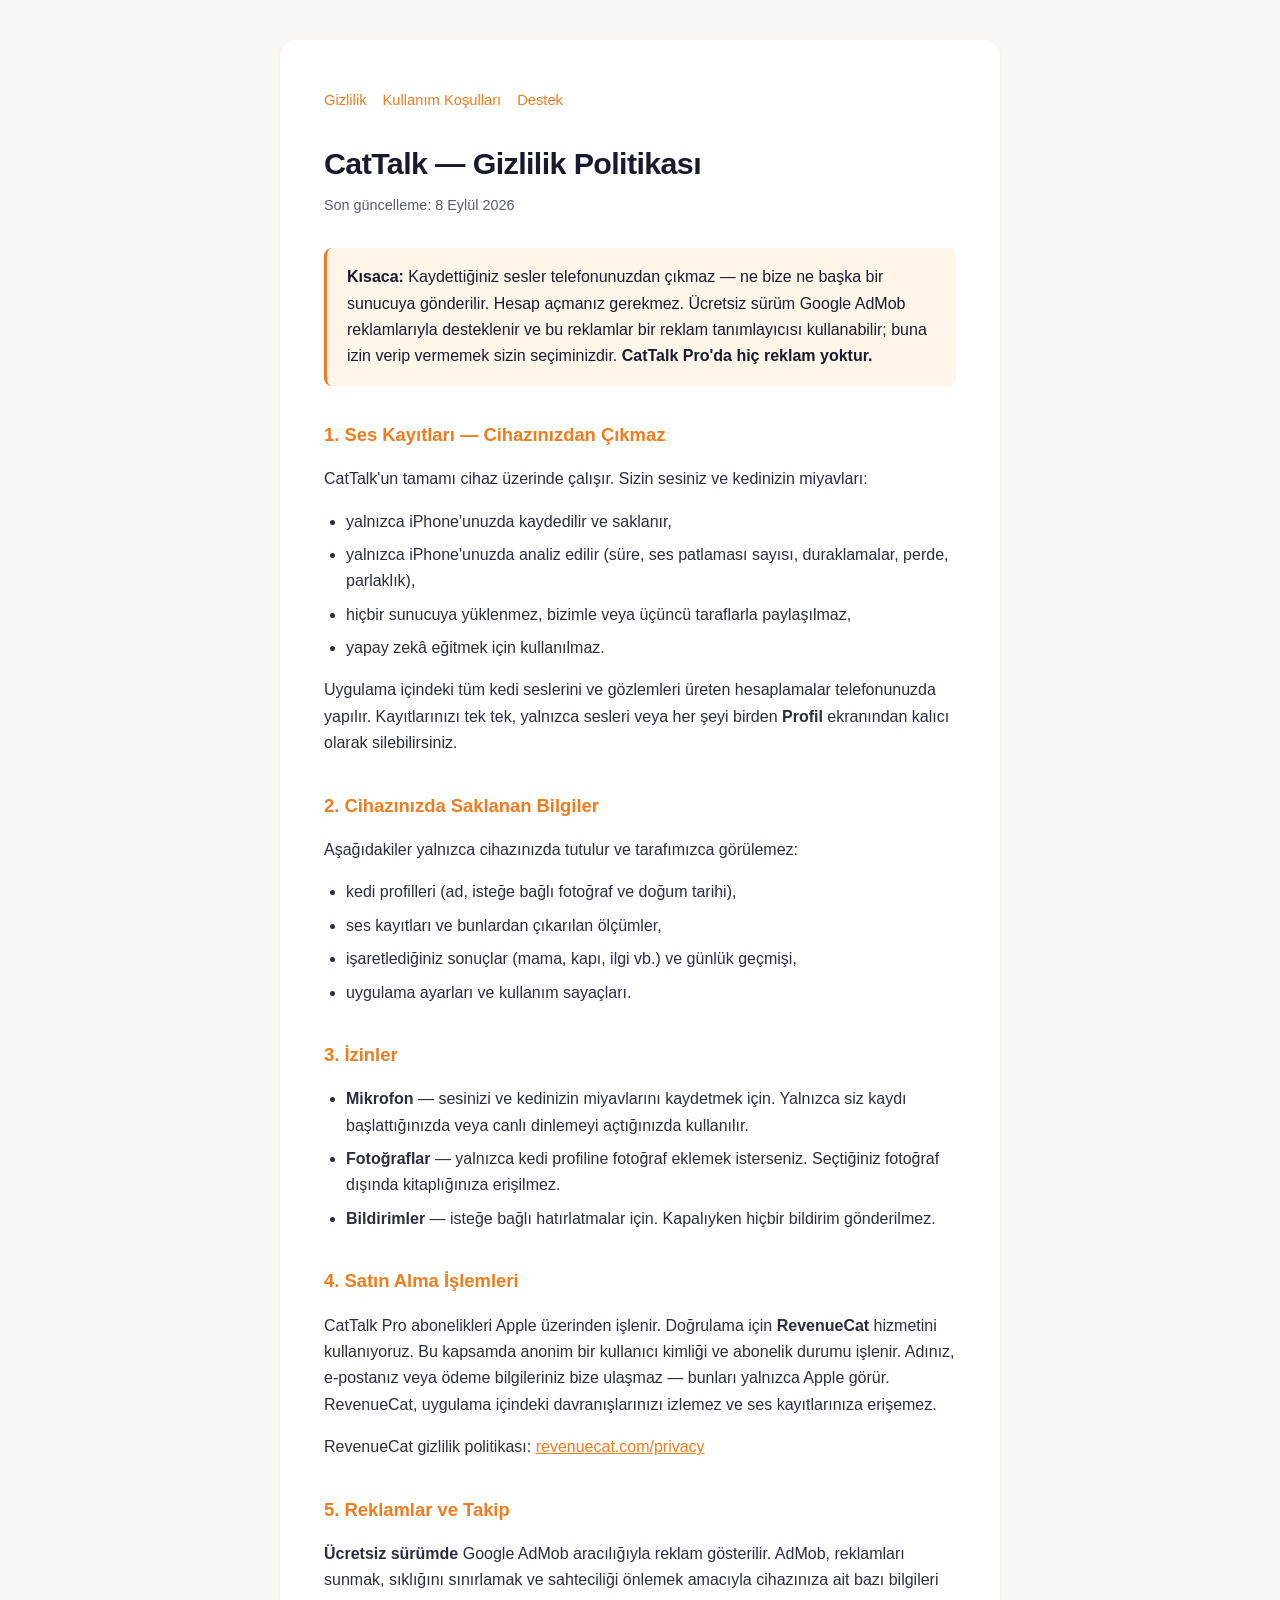
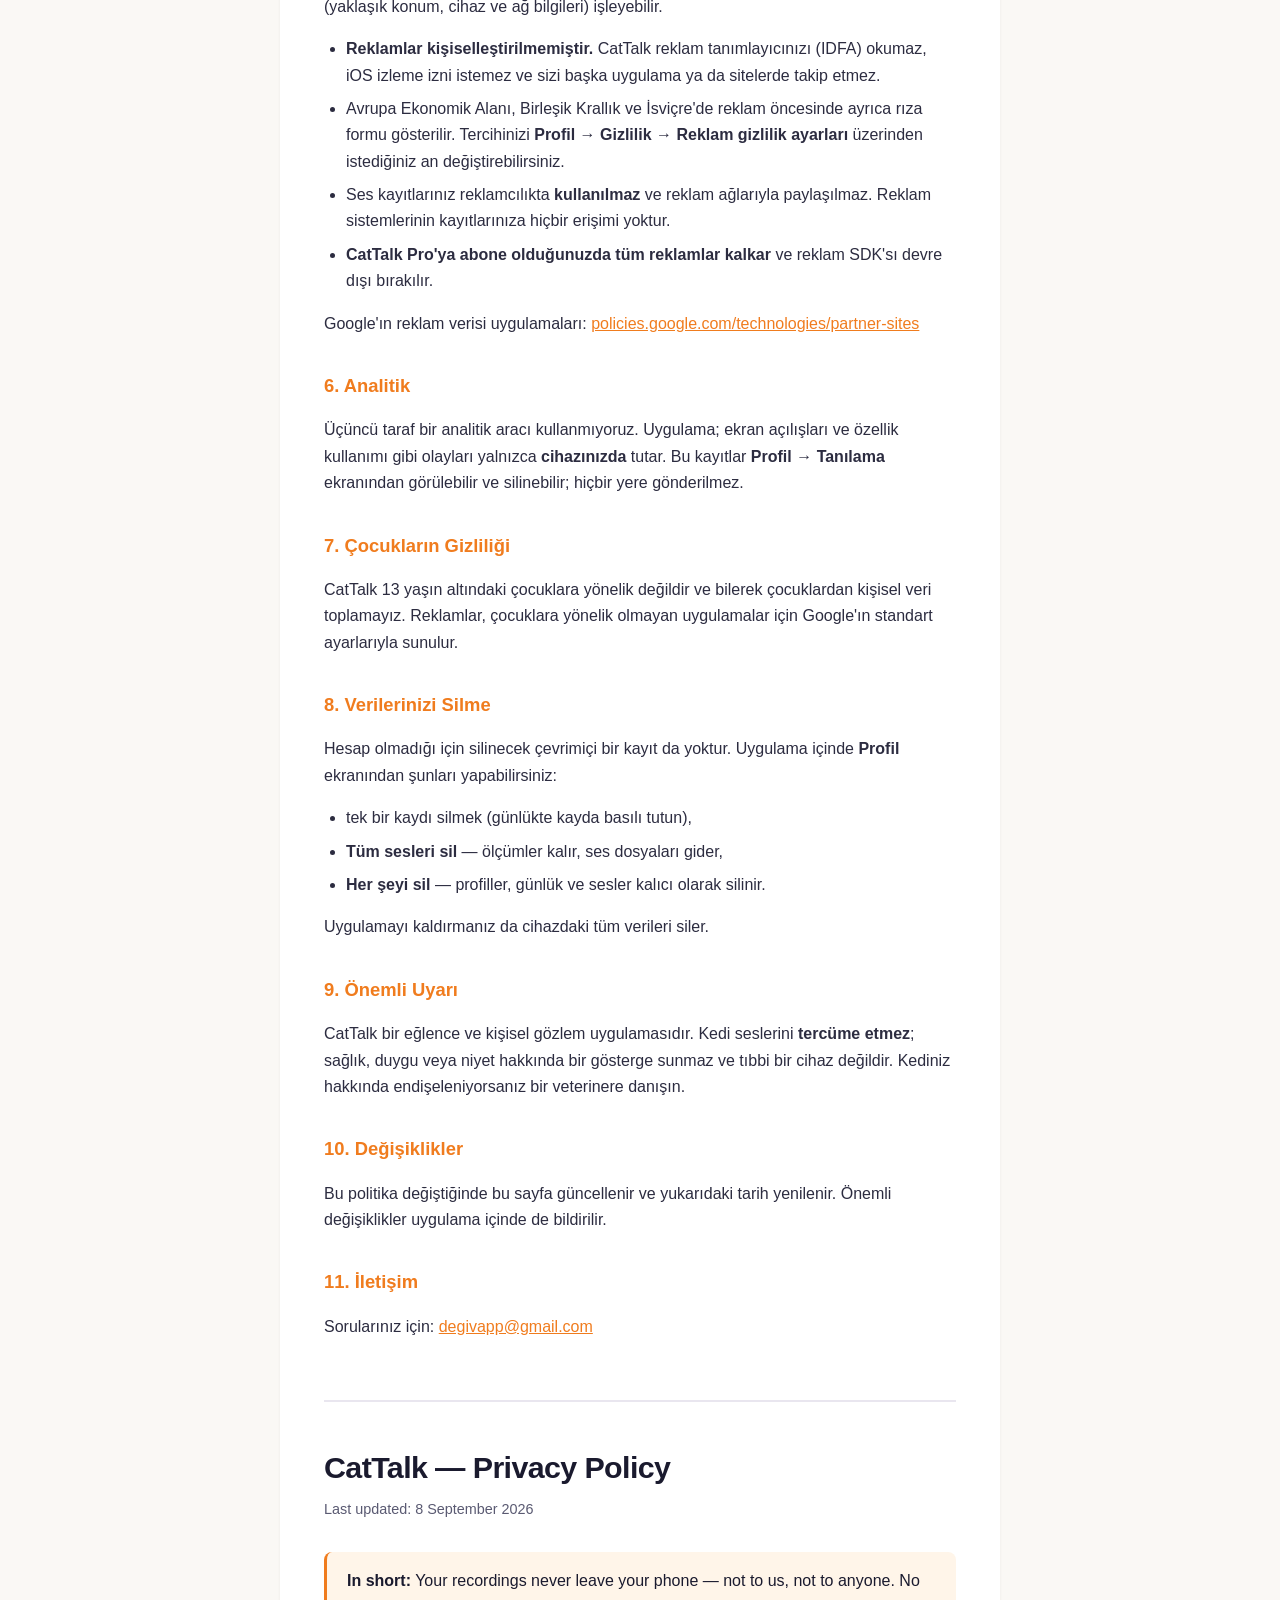
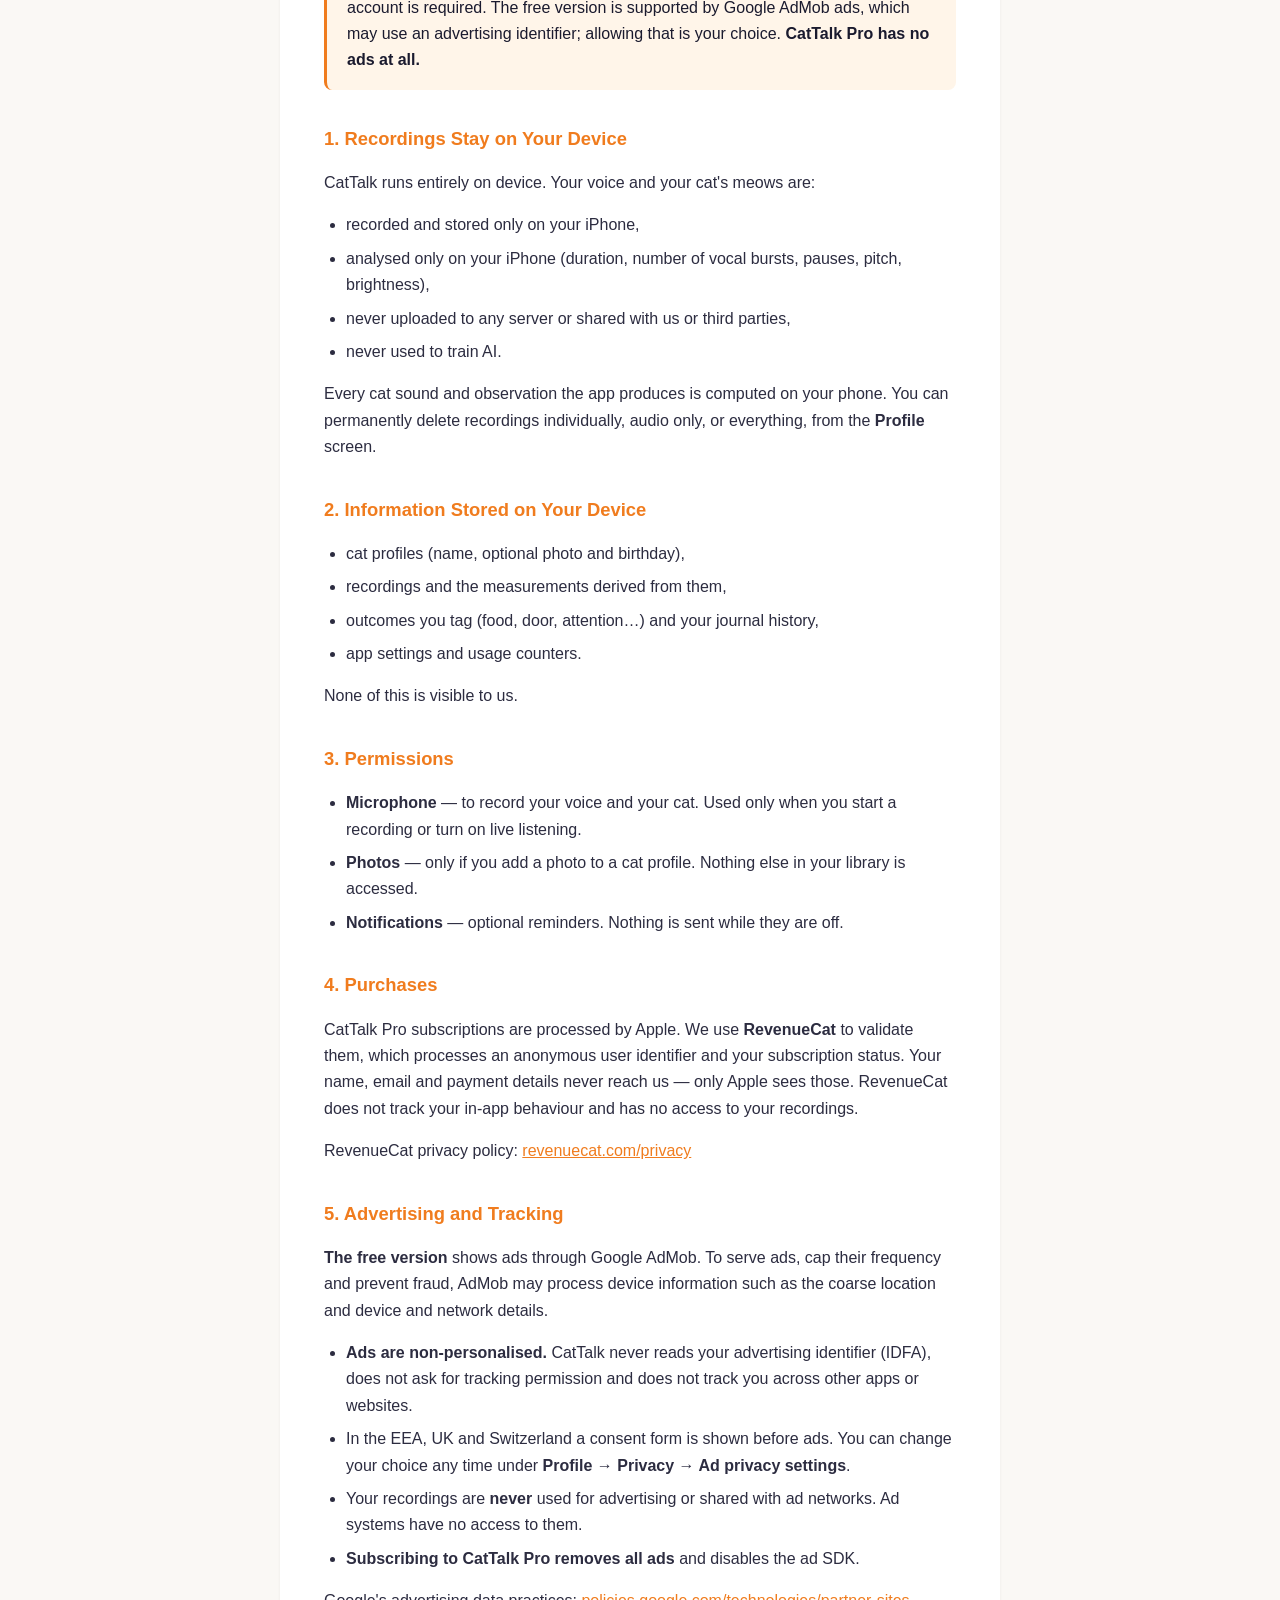
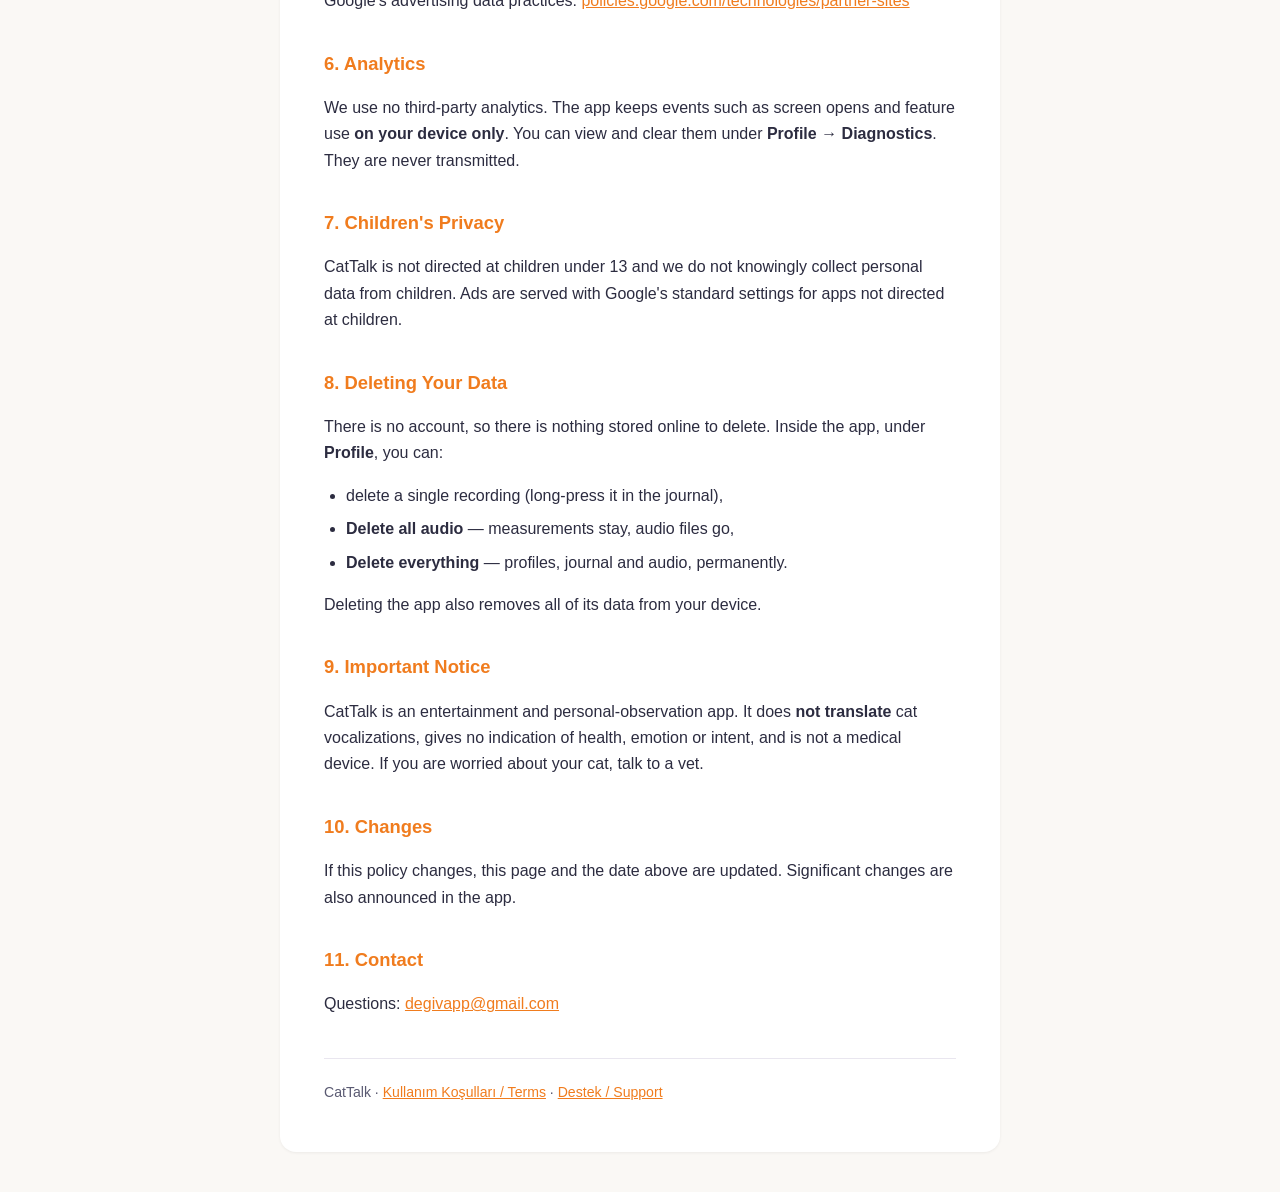
<file: index.html>
<!DOCTYPE html>
<html lang="tr">
<head>
<meta charset="UTF-8">
<meta name="viewport" content="width=device-width, initial-scale=1">
<title>CatTalk — Gizlilik Politikası / Privacy Policy</title>
<link rel="stylesheet" href="style.css">
</head>
<body>
<div class="wrap">
<nav><a href="index.html">Gizlilik</a><a href="terms.html">Kullanım Koşulları</a><a href="support.html">Destek</a></nav>

<h1>CatTalk — Gizlilik Politikası</h1>
<div class="date">Son güncelleme: 8 Eylül 2026</div>

<div class="box">
  <strong>Kısaca:</strong> Kaydettiğiniz sesler telefonunuzdan çıkmaz — ne bize ne başka
  bir sunucuya gönderilir. Hesap açmanız gerekmez. Ücretsiz sürüm Google AdMob
  reklamlarıyla desteklenir ve bu reklamlar bir reklam tanımlayıcısı kullanabilir;
  buna izin verip vermemek sizin seçiminizdir. <strong>CatTalk Pro'da hiç reklam yoktur.</strong>
</div>

<h2>1. Ses Kayıtları — Cihazınızdan Çıkmaz</h2>
<p>CatTalk'un tamamı cihaz üzerinde çalışır. Sizin sesiniz ve kedinizin miyavları:</p>
<ul>
  <li>yalnızca iPhone'unuzda kaydedilir ve saklanır,</li>
  <li>yalnızca iPhone'unuzda analiz edilir (süre, ses patlaması sayısı, duraklamalar, perde, parlaklık),</li>
  <li>hiçbir sunucuya yüklenmez, bizimle veya üçüncü taraflarla paylaşılmaz,</li>
  <li>yapay zekâ eğitmek için kullanılmaz.</li>
</ul>
<p>Uygulama içindeki tüm kedi seslerini ve gözlemleri üreten hesaplamalar telefonunuzda
yapılır. Kayıtlarınızı tek tek, yalnızca sesleri veya her şeyi birden
<strong>Profil</strong> ekranından kalıcı olarak silebilirsiniz.</p>

<h2>2. Cihazınızda Saklanan Bilgiler</h2>
<p>Aşağıdakiler yalnızca cihazınızda tutulur ve tarafımızca görülemez:</p>
<ul>
  <li>kedi profilleri (ad, isteğe bağlı fotoğraf ve doğum tarihi),</li>
  <li>ses kayıtları ve bunlardan çıkarılan ölçümler,</li>
  <li>işaretlediğiniz sonuçlar (mama, kapı, ilgi vb.) ve günlük geçmişi,</li>
  <li>uygulama ayarları ve kullanım sayaçları.</li>
</ul>

<h2>3. İzinler</h2>
<ul>
  <li><strong>Mikrofon</strong> — sesinizi ve kedinizin miyavlarını kaydetmek için. Yalnızca siz kaydı başlattığınızda veya canlı dinlemeyi açtığınızda kullanılır.</li>
  <li><strong>Fotoğraflar</strong> — yalnızca kedi profiline fotoğraf eklemek isterseniz. Seçtiğiniz fotoğraf dışında kitaplığınıza erişilmez.</li>
  <li><strong>Bildirimler</strong> — isteğe bağlı hatırlatmalar için. Kapalıyken hiçbir bildirim gönderilmez.</li>
</ul>

<h2>4. Satın Alma İşlemleri</h2>
<p>CatTalk Pro abonelikleri Apple üzerinden işlenir. Doğrulama için
<strong>RevenueCat</strong> hizmetini kullanıyoruz. Bu kapsamda anonim bir kullanıcı
kimliği ve abonelik durumu işlenir. Adınız, e-postanız veya ödeme bilgileriniz bize
ulaşmaz — bunları yalnızca Apple görür. RevenueCat, uygulama içindeki davranışlarınızı
izlemez ve ses kayıtlarınıza erişemez.</p>
<p>RevenueCat gizlilik politikası: <a href="https://www.revenuecat.com/privacy" target="_blank" rel="noopener">revenuecat.com/privacy</a></p>

<h2>5. Reklamlar ve Takip</h2>
<p><strong>Ücretsiz sürümde</strong> Google AdMob aracılığıyla reklam gösterilir. AdMob,
reklamları sunmak, sıklığını sınırlamak ve sahteciliği önlemek amacıyla cihazınıza ait
bazı bilgileri (yaklaşık konum, cihaz ve ağ bilgileri) işleyebilir.</p>
<ul>
  <li><strong>Reklamlar kişiselleştirilmemiştir.</strong> CatTalk reklam tanımlayıcınızı (IDFA)
      okumaz, iOS izleme izni istemez ve sizi başka uygulama ya da sitelerde takip etmez.</li>
  <li>Avrupa Ekonomik Alanı, Birleşik Krallık ve İsviçre'de reklam öncesinde ayrıca
      rıza formu gösterilir. Tercihinizi <strong>Profil → Gizlilik → Reklam gizlilik
      ayarları</strong> üzerinden istediğiniz an değiştirebilirsiniz.</li>
  <li>Ses kayıtlarınız reklamcılıkta <strong>kullanılmaz</strong> ve reklam ağlarıyla
      paylaşılmaz. Reklam sistemlerinin kayıtlarınıza hiçbir erişimi yoktur.</li>
  <li><strong>CatTalk Pro'ya abone olduğunuzda tüm reklamlar kalkar</strong> ve reklam
      SDK'sı devre dışı bırakılır.</li>
</ul>
<p>Google'ın reklam verisi uygulamaları:
<a href="https://policies.google.com/technologies/partner-sites" target="_blank" rel="noopener">policies.google.com/technologies/partner-sites</a></p>

<h2>6. Analitik</h2>
<p>Üçüncü taraf bir analitik aracı kullanmıyoruz. Uygulama; ekran açılışları ve özellik
kullanımı gibi olayları yalnızca <strong>cihazınızda</strong> tutar. Bu kayıtlar
<strong>Profil → Tanılama</strong> ekranından görülebilir ve silinebilir; hiçbir yere
gönderilmez.</p>

<h2>7. Çocukların Gizliliği</h2>
<p>CatTalk 13 yaşın altındaki çocuklara yönelik değildir ve bilerek çocuklardan kişisel
veri toplamayız. Reklamlar, çocuklara yönelik olmayan uygulamalar için Google'ın
standart ayarlarıyla sunulur.</p>

<h2>8. Verilerinizi Silme</h2>
<p>Hesap olmadığı için silinecek çevrimiçi bir kayıt da yoktur. Uygulama içinde
<strong>Profil</strong> ekranından şunları yapabilirsiniz:</p>
<ul>
  <li>tek bir kaydı silmek (günlükte kayda basılı tutun),</li>
  <li><strong>Tüm sesleri sil</strong> — ölçümler kalır, ses dosyaları gider,</li>
  <li><strong>Her şeyi sil</strong> — profiller, günlük ve sesler kalıcı olarak silinir.</li>
</ul>
<p>Uygulamayı kaldırmanız da cihazdaki tüm verileri siler.</p>

<h2>9. Önemli Uyarı</h2>
<p>CatTalk bir eğlence ve kişisel gözlem uygulamasıdır. Kedi seslerini
<strong>tercüme etmez</strong>; sağlık, duygu veya niyet hakkında bir gösterge sunmaz ve
tıbbi bir cihaz değildir. Kediniz hakkında endişeleniyorsanız bir veterinere danışın.</p>

<h2>10. Değişiklikler</h2>
<p>Bu politika değiştiğinde bu sayfa güncellenir ve yukarıdaki tarih yenilenir. Önemli
değişiklikler uygulama içinde de bildirilir.</p>

<h2>11. İletişim</h2>
<p>Sorularınız için: <a href="mailto:degivapp@gmail.com">degivapp@gmail.com</a></p>

<!-- ============================= ENGLISH ============================= -->
<div class="en" lang="en">
<h1>CatTalk — Privacy Policy</h1>
<div class="date">Last updated: 8 September 2026</div>

<div class="box">
  <strong>In short:</strong> Your recordings never leave your phone — not to us, not to
  anyone. No account is required. The free version is supported by Google AdMob ads,
  which may use an advertising identifier; allowing that is your choice.
  <strong>CatTalk Pro has no ads at all.</strong>
</div>

<h2>1. Recordings Stay on Your Device</h2>
<p>CatTalk runs entirely on device. Your voice and your cat's meows are:</p>
<ul>
  <li>recorded and stored only on your iPhone,</li>
  <li>analysed only on your iPhone (duration, number of vocal bursts, pauses, pitch, brightness),</li>
  <li>never uploaded to any server or shared with us or third parties,</li>
  <li>never used to train AI.</li>
</ul>
<p>Every cat sound and observation the app produces is computed on your phone. You can
permanently delete recordings individually, audio only, or everything, from the
<strong>Profile</strong> screen.</p>

<h2>2. Information Stored on Your Device</h2>
<ul>
  <li>cat profiles (name, optional photo and birthday),</li>
  <li>recordings and the measurements derived from them,</li>
  <li>outcomes you tag (food, door, attention…) and your journal history,</li>
  <li>app settings and usage counters.</li>
</ul>
<p>None of this is visible to us.</p>

<h2>3. Permissions</h2>
<ul>
  <li><strong>Microphone</strong> — to record your voice and your cat. Used only when you start a recording or turn on live listening.</li>
  <li><strong>Photos</strong> — only if you add a photo to a cat profile. Nothing else in your library is accessed.</li>
  <li><strong>Notifications</strong> — optional reminders. Nothing is sent while they are off.</li>
</ul>

<h2>4. Purchases</h2>
<p>CatTalk Pro subscriptions are processed by Apple. We use <strong>RevenueCat</strong>
to validate them, which processes an anonymous user identifier and your subscription
status. Your name, email and payment details never reach us — only Apple sees those.
RevenueCat does not track your in-app behaviour and has no access to your recordings.</p>
<p>RevenueCat privacy policy: <a href="https://www.revenuecat.com/privacy" target="_blank" rel="noopener">revenuecat.com/privacy</a></p>

<h2>5. Advertising and Tracking</h2>
<p><strong>The free version</strong> shows ads through Google AdMob. To serve ads, cap
their frequency and prevent fraud, AdMob may process device information such as the
coarse location and device and network details.</p>
<ul>
  <li><strong>Ads are non-personalised.</strong> CatTalk never reads your advertising identifier
      (IDFA), does not ask for tracking permission and does not track you across other apps or websites.</li>
  <li>In the EEA, UK and Switzerland a consent form is shown before ads. You can change
      your choice any time under <strong>Profile → Privacy → Ad privacy settings</strong>.</li>
  <li>Your recordings are <strong>never</strong> used for advertising or shared with ad
      networks. Ad systems have no access to them.</li>
  <li><strong>Subscribing to CatTalk Pro removes all ads</strong> and disables the ad SDK.</li>
</ul>
<p>Google's advertising data practices:
<a href="https://policies.google.com/technologies/partner-sites" target="_blank" rel="noopener">policies.google.com/technologies/partner-sites</a></p>

<h2>6. Analytics</h2>
<p>We use no third-party analytics. The app keeps events such as screen opens and feature
use <strong>on your device only</strong>. You can view and clear them under
<strong>Profile → Diagnostics</strong>. They are never transmitted.</p>

<h2>7. Children's Privacy</h2>
<p>CatTalk is not directed at children under 13 and we do not knowingly collect personal
data from children. Ads are served with Google's standard settings for apps not directed
at children.</p>

<h2>8. Deleting Your Data</h2>
<p>There is no account, so there is nothing stored online to delete. Inside the app,
under <strong>Profile</strong>, you can:</p>
<ul>
  <li>delete a single recording (long-press it in the journal),</li>
  <li><strong>Delete all audio</strong> — measurements stay, audio files go,</li>
  <li><strong>Delete everything</strong> — profiles, journal and audio, permanently.</li>
</ul>
<p>Deleting the app also removes all of its data from your device.</p>

<h2>9. Important Notice</h2>
<p>CatTalk is an entertainment and personal-observation app. It does <strong>not
translate</strong> cat vocalizations, gives no indication of health, emotion or intent,
and is not a medical device. If you are worried about your cat, talk to a vet.</p>

<h2>10. Changes</h2>
<p>If this policy changes, this page and the date above are updated. Significant changes
are also announced in the app.</p>

<h2>11. Contact</h2>
<p>Questions: <a href="mailto:degivapp@gmail.com">degivapp@gmail.com</a></p>
</div>

<footer>CatTalk · <a href="terms.html">Kullanım Koşulları / Terms</a> · <a href="support.html">Destek / Support</a></footer>
</div>
</body>
</html>
</file>
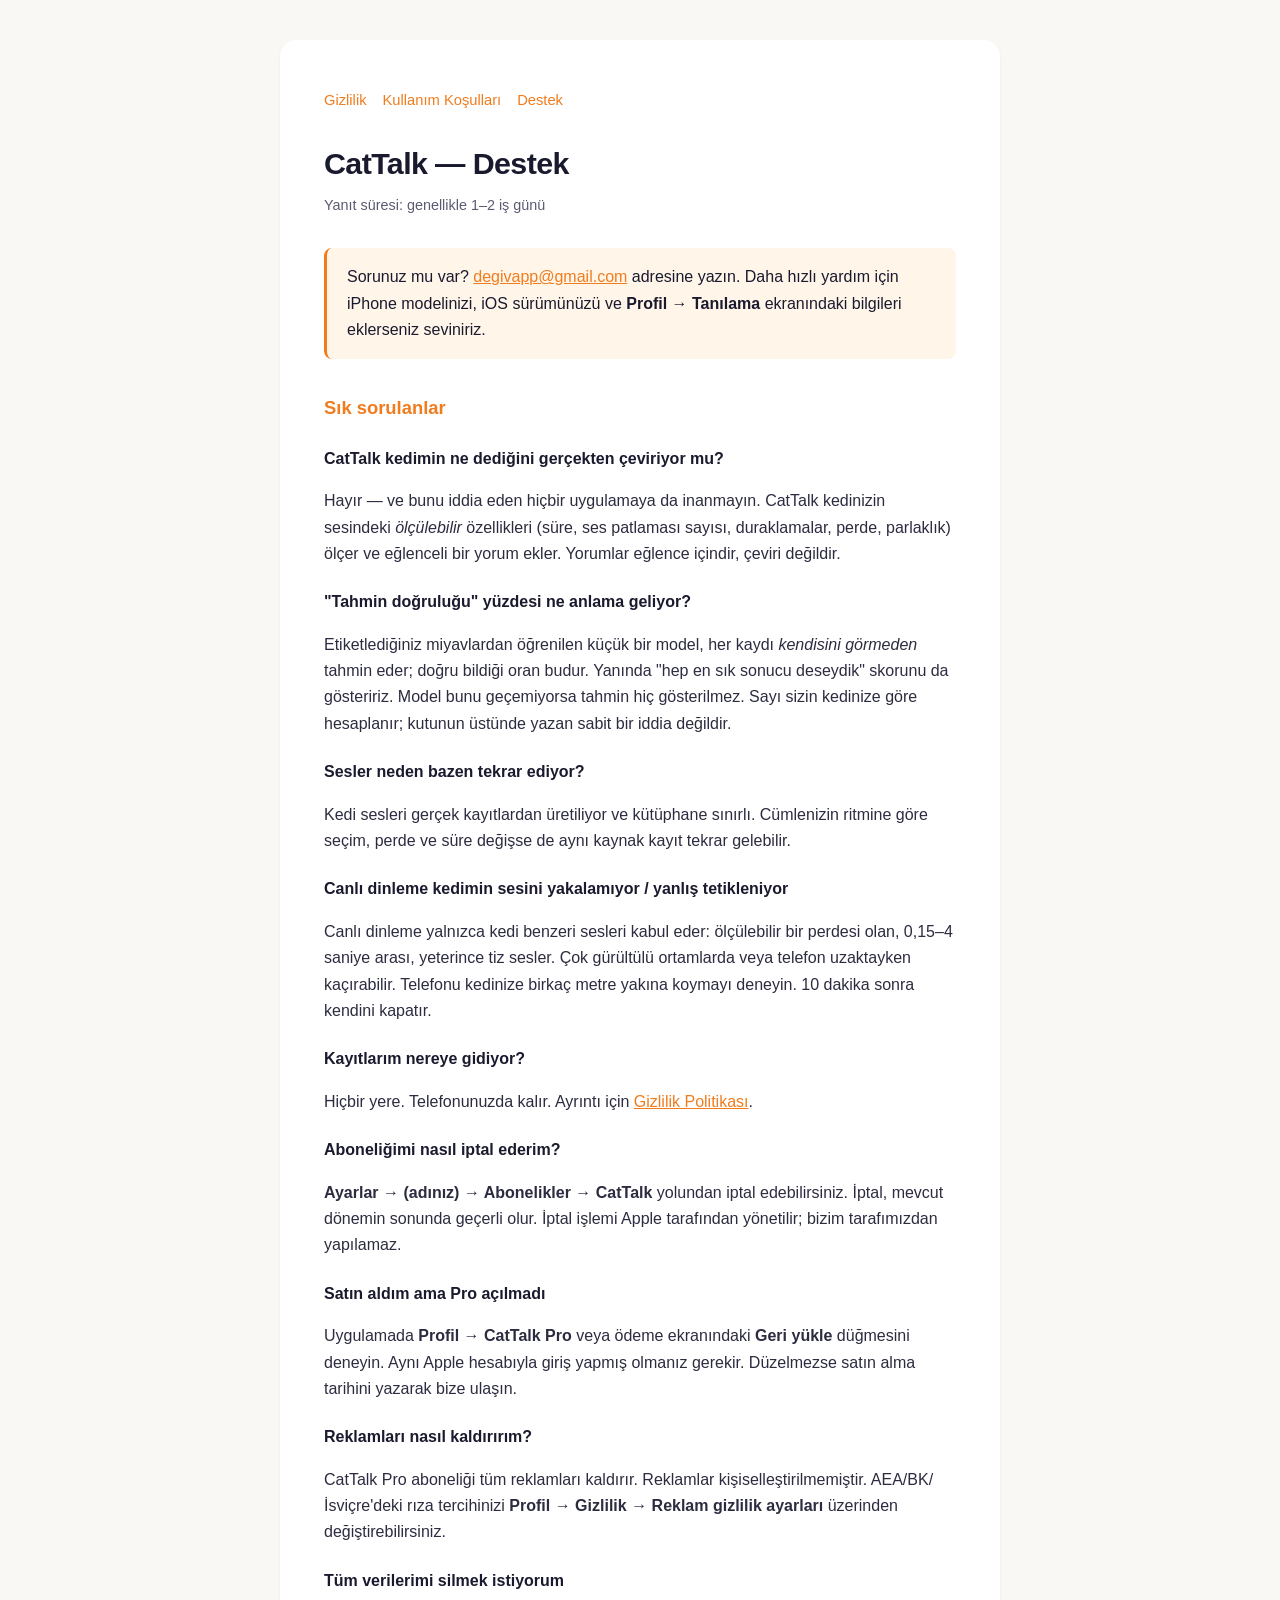
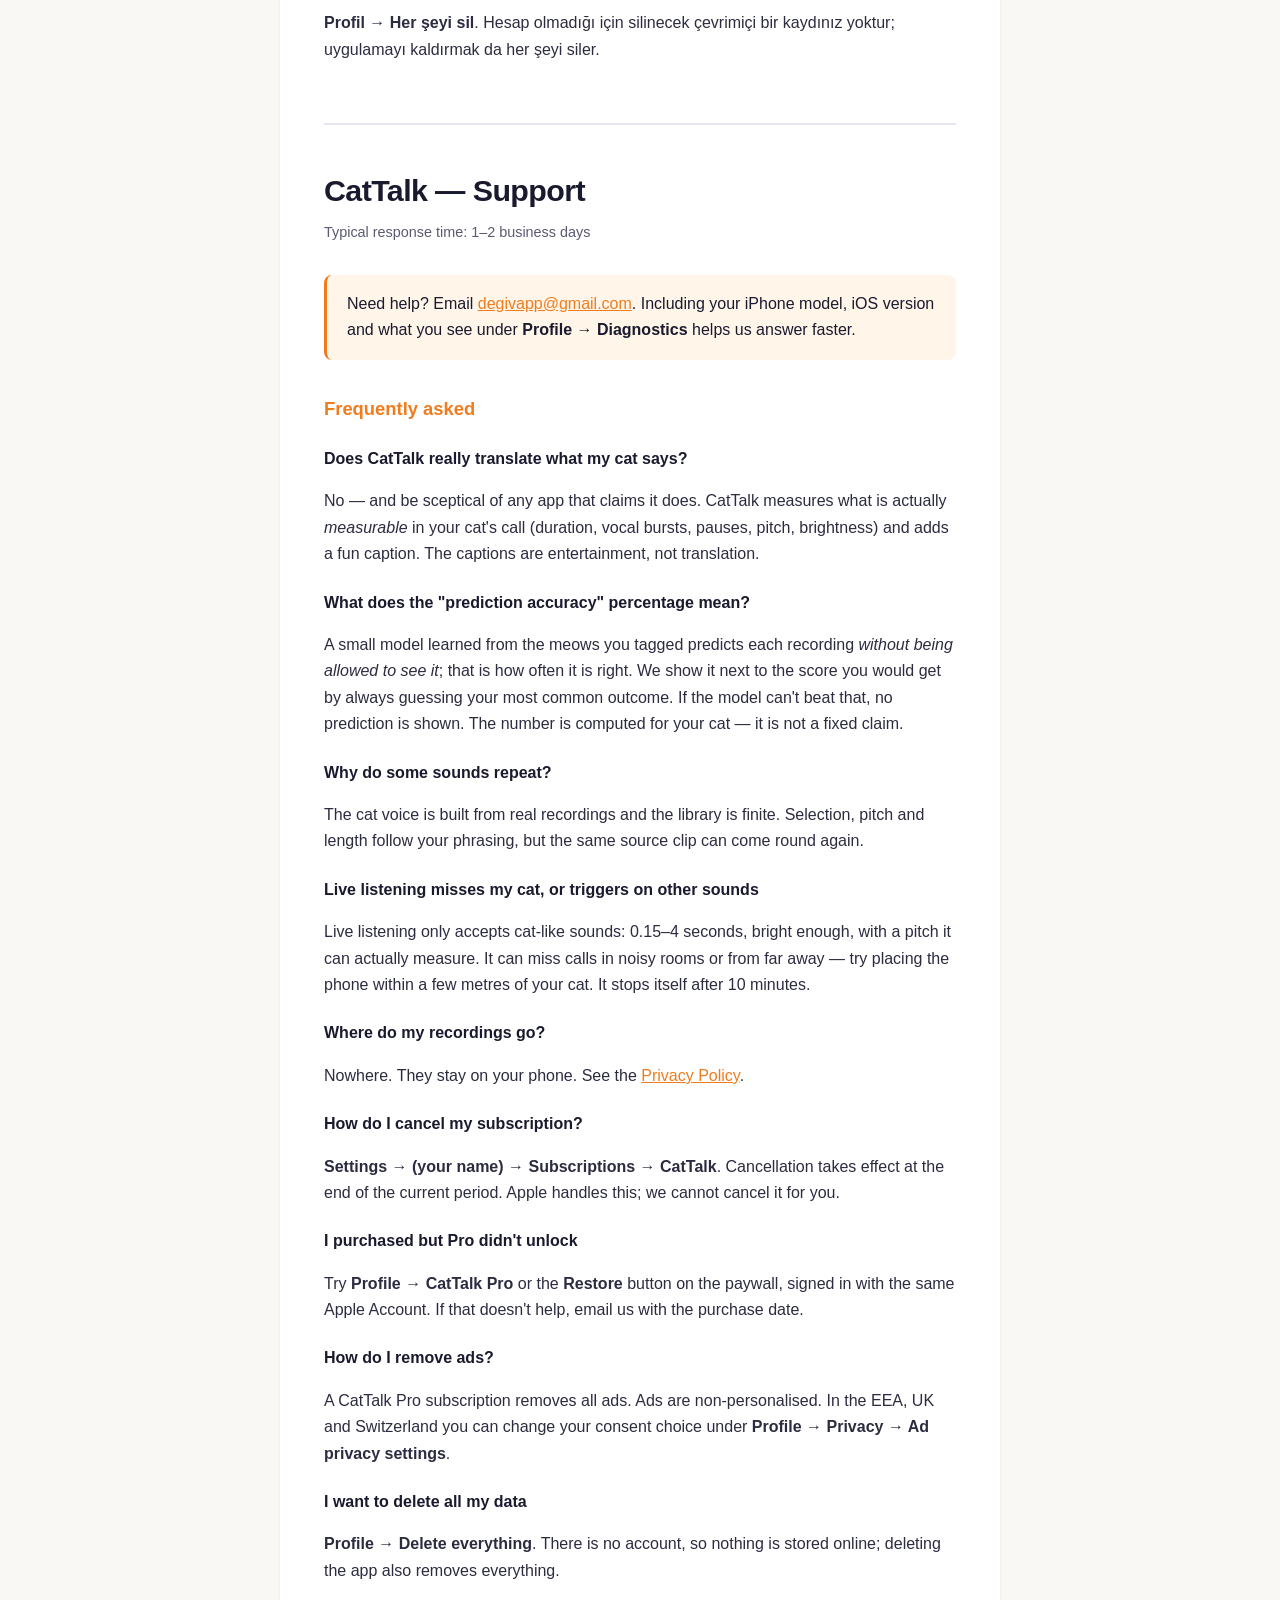
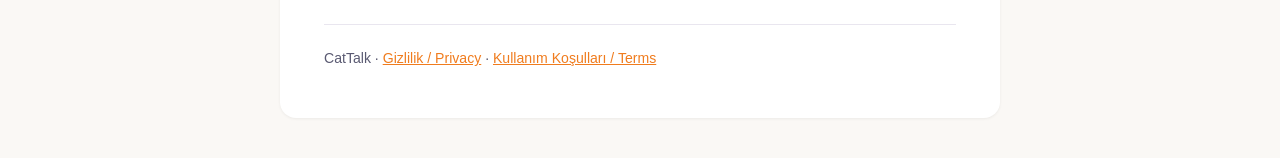
<file: support.html>
<!DOCTYPE html>
<html lang="tr">
<head>
<meta charset="UTF-8">
<meta name="viewport" content="width=device-width, initial-scale=1">
<title>CatTalk — Destek / Support</title>
<link rel="stylesheet" href="style.css">
</head>
<body>
<div class="wrap">
<nav><a href="index.html">Gizlilik</a><a href="terms.html">Kullanım Koşulları</a><a href="support.html">Destek</a></nav>

<h1>CatTalk — Destek</h1>
<div class="date">Yanıt süresi: genellikle 1–2 iş günü</div>

<div class="box">
  Sorunuz mu var? <a href="mailto:degivapp@gmail.com?subject=CatTalk%20Destek">degivapp@gmail.com</a>
  adresine yazın. Daha hızlı yardım için iPhone modelinizi, iOS sürümünüzü ve
  <strong>Profil → Tanılama</strong> ekranındaki bilgileri eklerseniz seviniriz.
</div>

<h2>Sık sorulanlar</h2>

<h3>CatTalk kedimin ne dediğini gerçekten çeviriyor mu?</h3>
<p>Hayır — ve bunu iddia eden hiçbir uygulamaya da inanmayın. CatTalk kedinizin sesindeki
<em>ölçülebilir</em> özellikleri (süre, ses patlaması sayısı, duraklamalar, perde,
parlaklık) ölçer ve eğlenceli bir yorum ekler. Yorumlar eğlence içindir, çeviri değildir.</p>

<h3>"Tahmin doğruluğu" yüzdesi ne anlama geliyor?</h3>
<p>Etiketlediğiniz miyavlardan öğrenilen küçük bir model, her kaydı <em>kendisini
görmeden</em> tahmin eder; doğru bildiği oran budur. Yanında "hep en sık sonucu deseydik"
skorunu da gösteririz. Model bunu geçemiyorsa tahmin hiç gösterilmez. Sayı sizin
kedinize göre hesaplanır; kutunun üstünde yazan sabit bir iddia değildir.</p>

<h3>Sesler neden bazen tekrar ediyor?</h3>
<p>Kedi sesleri gerçek kayıtlardan üretiliyor ve kütüphane sınırlı. Cümlenizin ritmine göre
seçim, perde ve süre değişse de aynı kaynak kayıt tekrar gelebilir.</p>

<h3>Canlı dinleme kedimin sesini yakalamıyor / yanlış tetikleniyor</h3>
<p>Canlı dinleme yalnızca kedi benzeri sesleri kabul eder: ölçülebilir bir perdesi olan,
0,15–4 saniye arası, yeterince tiz sesler. Çok gürültülü ortamlarda veya telefon uzaktayken
kaçırabilir. Telefonu kedinize birkaç metre yakına koymayı deneyin. 10 dakika sonra
kendini kapatır.</p>

<h3>Kayıtlarım nereye gidiyor?</h3>
<p>Hiçbir yere. Telefonunuzda kalır. Ayrıntı için
<a href="index.html">Gizlilik Politikası</a>.</p>

<h3>Aboneliğimi nasıl iptal ederim?</h3>
<p><strong>Ayarlar → (adınız) → Abonelikler → CatTalk</strong> yolundan iptal edebilirsiniz.
İptal, mevcut dönemin sonunda geçerli olur. İptal işlemi Apple tarafından yönetilir; bizim
tarafımızdan yapılamaz.</p>

<h3>Satın aldım ama Pro açılmadı</h3>
<p>Uygulamada <strong>Profil → CatTalk Pro</strong> veya ödeme ekranındaki
<strong>Geri yükle</strong> düğmesini deneyin. Aynı Apple hesabıyla giriş yapmış olmanız
gerekir. Düzelmezse satın alma tarihini yazarak bize ulaşın.</p>

<h3>Reklamları nasıl kaldırırım?</h3>
<p>CatTalk Pro aboneliği tüm reklamları kaldırır. Reklamlar kişiselleştirilmemiştir. AEA/BK/İsviçre'deki rıza tercihinizi
<strong>Profil → Gizlilik → Reklam gizlilik ayarları</strong> üzerinden değiştirebilirsiniz.</p>

<h3>Tüm verilerimi silmek istiyorum</h3>
<p><strong>Profil → Her şeyi sil</strong>. Hesap olmadığı için silinecek çevrimiçi bir
kaydınız yoktur; uygulamayı kaldırmak da her şeyi siler.</p>

<!-- ============================= ENGLISH ============================= -->
<div class="en" lang="en">
<h1>CatTalk — Support</h1>
<div class="date">Typical response time: 1–2 business days</div>

<div class="box">
  Need help? Email <a href="mailto:degivapp@gmail.com?subject=CatTalk%20Support">degivapp@gmail.com</a>.
  Including your iPhone model, iOS version and what you see under
  <strong>Profile → Diagnostics</strong> helps us answer faster.
</div>

<h2>Frequently asked</h2>

<h3>Does CatTalk really translate what my cat says?</h3>
<p>No — and be sceptical of any app that claims it does. CatTalk measures what is actually
<em>measurable</em> in your cat's call (duration, vocal bursts, pauses, pitch, brightness)
and adds a fun caption. The captions are entertainment, not translation.</p>

<h3>What does the "prediction accuracy" percentage mean?</h3>
<p>A small model learned from the meows you tagged predicts each recording <em>without
being allowed to see it</em>; that is how often it is right. We show it next to the score
you would get by always guessing your most common outcome. If the model can't beat that,
no prediction is shown. The number is computed for your cat — it is not a fixed claim.</p>

<h3>Why do some sounds repeat?</h3>
<p>The cat voice is built from real recordings and the library is finite. Selection, pitch
and length follow your phrasing, but the same source clip can come round again.</p>

<h3>Live listening misses my cat, or triggers on other sounds</h3>
<p>Live listening only accepts cat-like sounds: 0.15–4 seconds, bright enough, with a pitch
it can actually measure. It can miss calls in noisy rooms or from far away — try placing
the phone within a few metres of your cat. It stops itself after 10 minutes.</p>

<h3>Where do my recordings go?</h3>
<p>Nowhere. They stay on your phone. See the <a href="index.html">Privacy Policy</a>.</p>

<h3>How do I cancel my subscription?</h3>
<p><strong>Settings → (your name) → Subscriptions → CatTalk</strong>. Cancellation takes
effect at the end of the current period. Apple handles this; we cannot cancel it for you.</p>

<h3>I purchased but Pro didn't unlock</h3>
<p>Try <strong>Profile → CatTalk Pro</strong> or the <strong>Restore</strong> button on the
paywall, signed in with the same Apple Account. If that doesn't help, email us with the
purchase date.</p>

<h3>How do I remove ads?</h3>
<p>A CatTalk Pro subscription removes all ads. Ads are non-personalised. In the EEA, UK and Switzerland you can change your consent choice under <strong>Profile → Privacy → Ad privacy settings</strong>.</p>

<h3>I want to delete all my data</h3>
<p><strong>Profile → Delete everything</strong>. There is no account, so nothing is stored
online; deleting the app also removes everything.</p>
</div>

<footer>CatTalk · <a href="index.html">Gizlilik / Privacy</a> · <a href="terms.html">Kullanım Koşulları / Terms</a></footer>
</div>
</body>
</html>
</file>
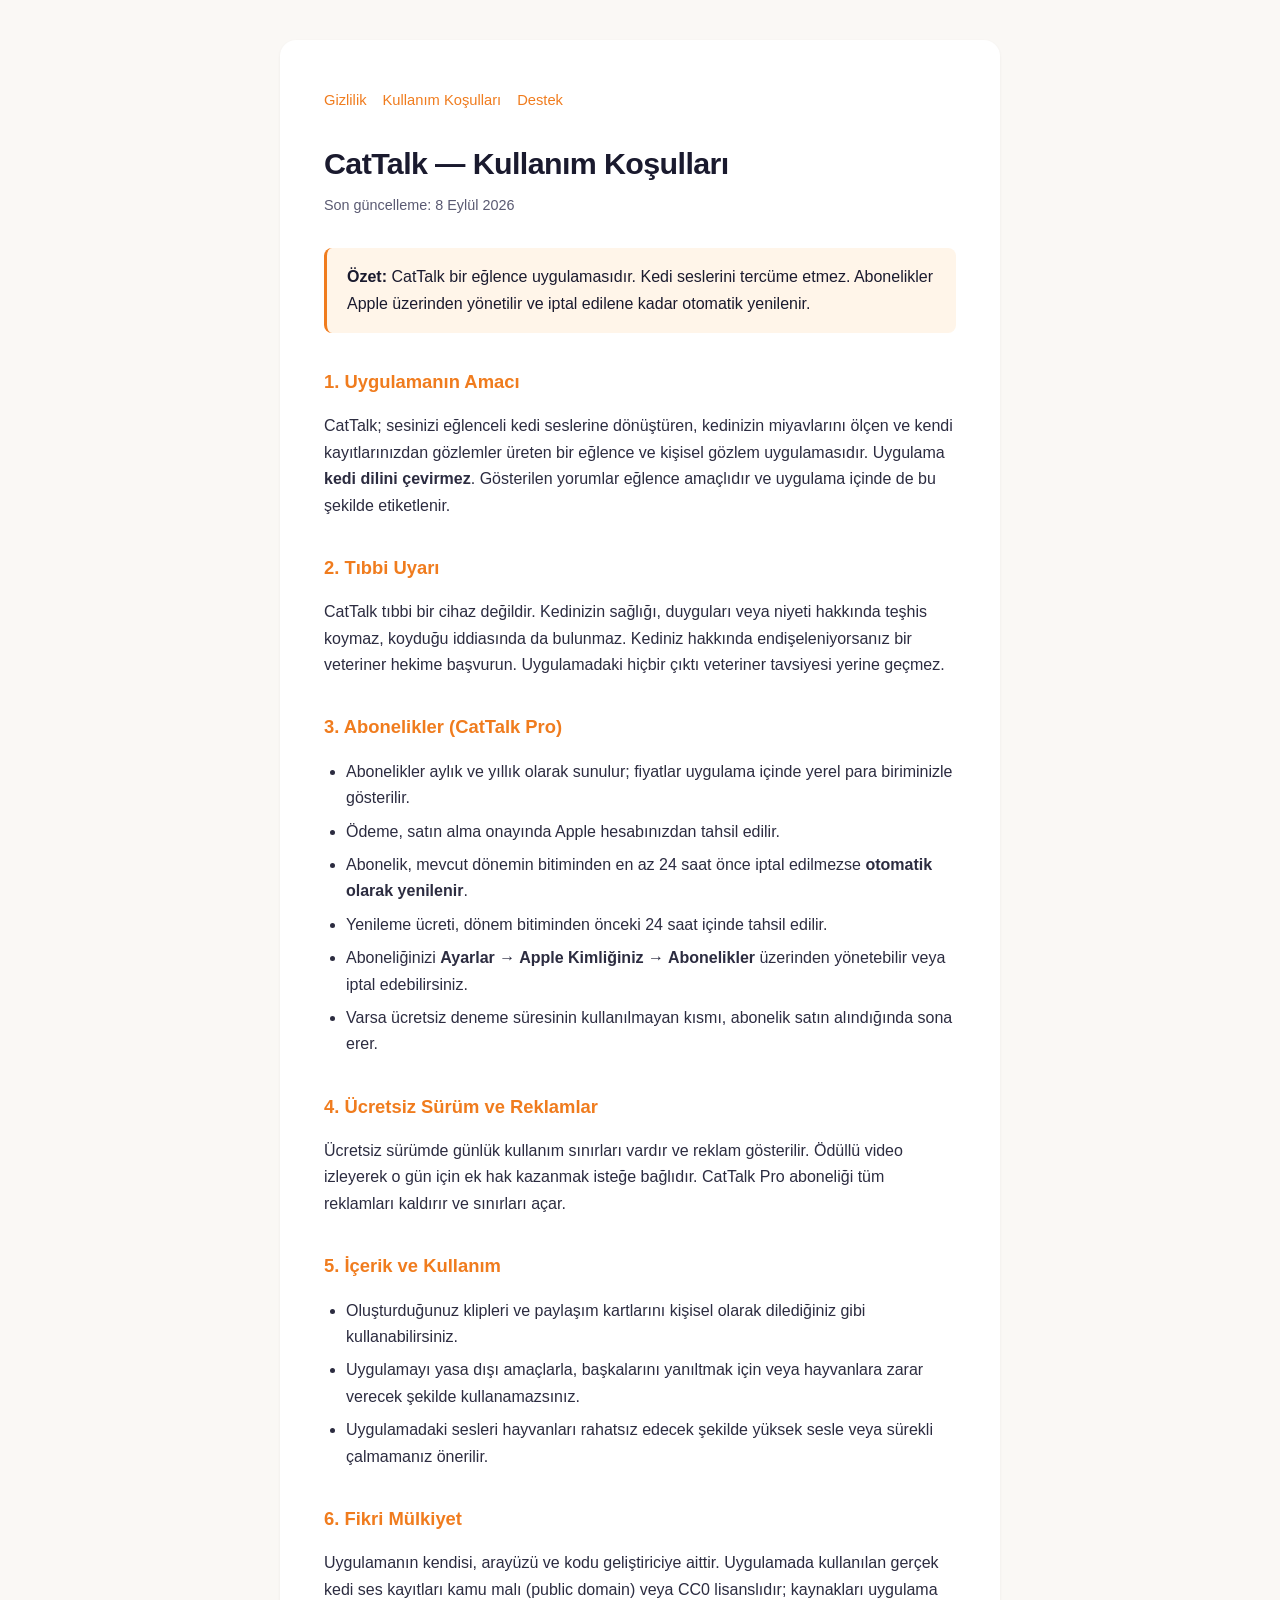
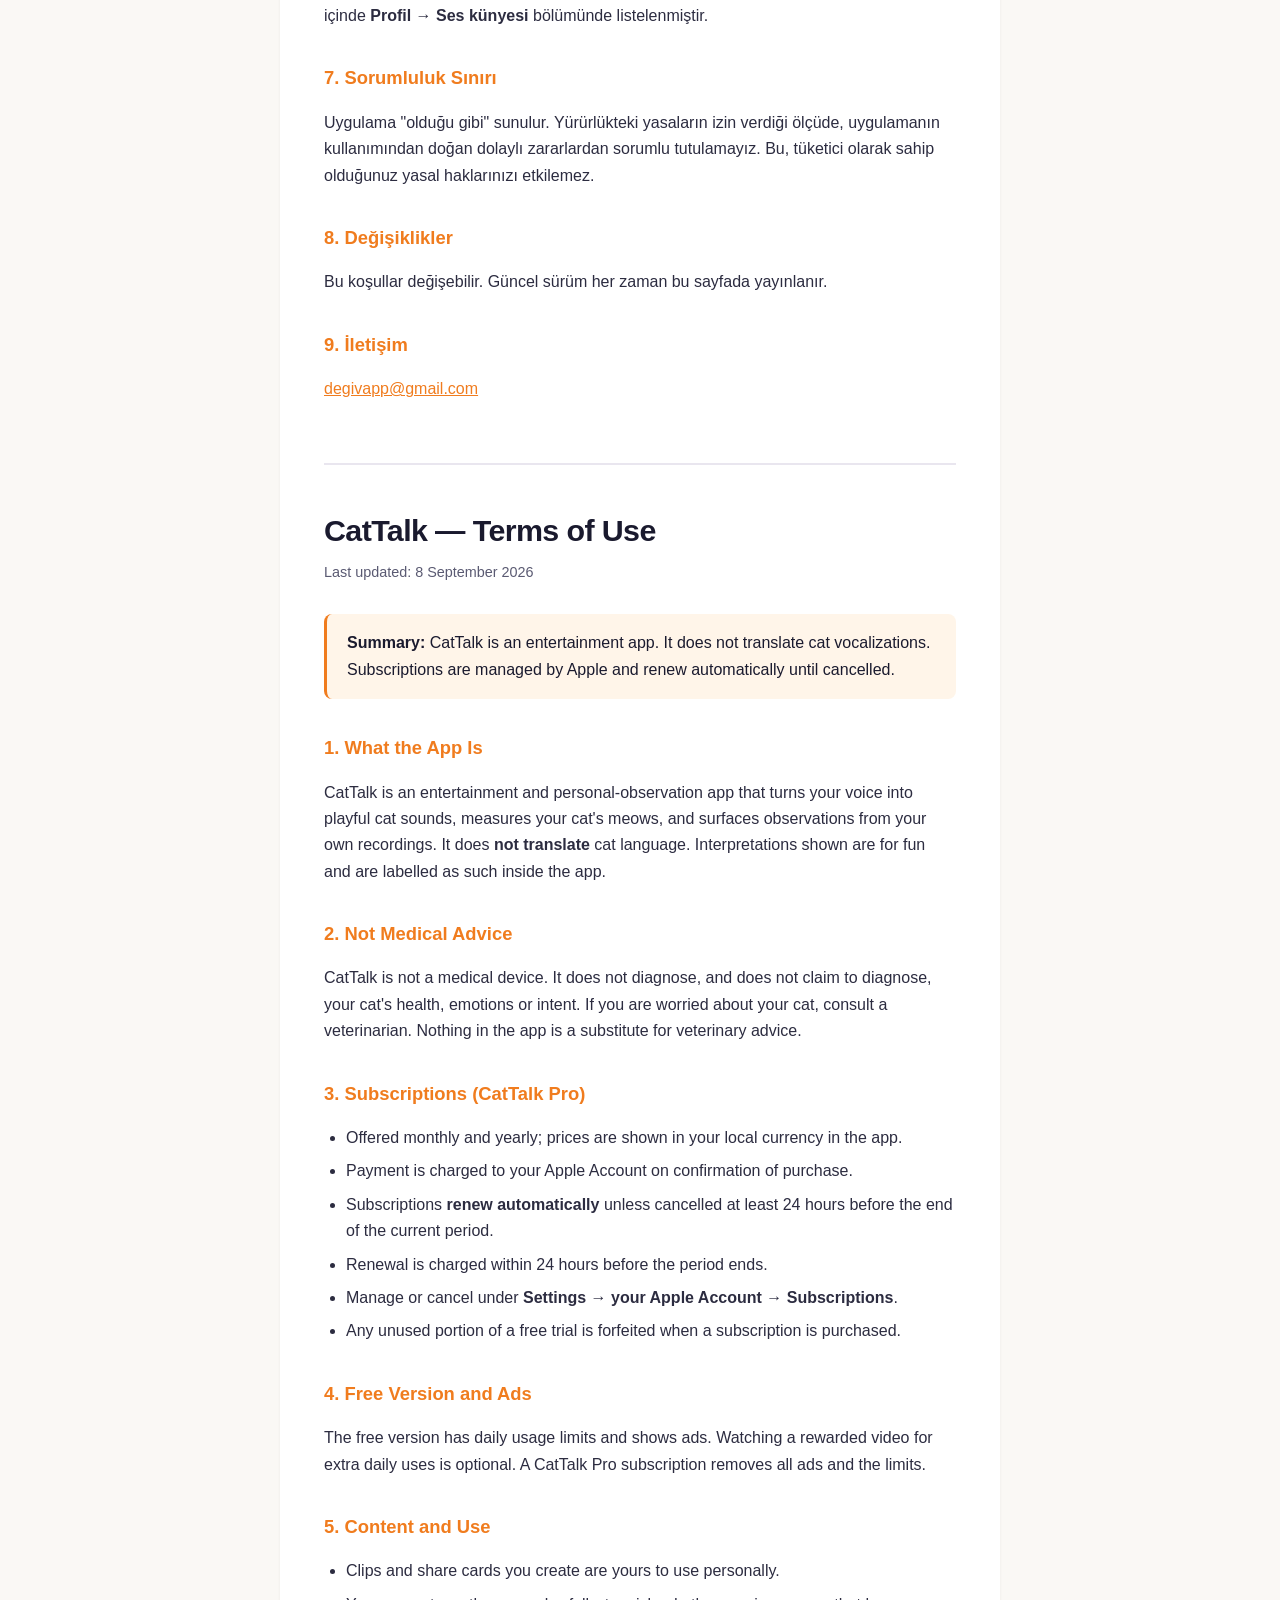
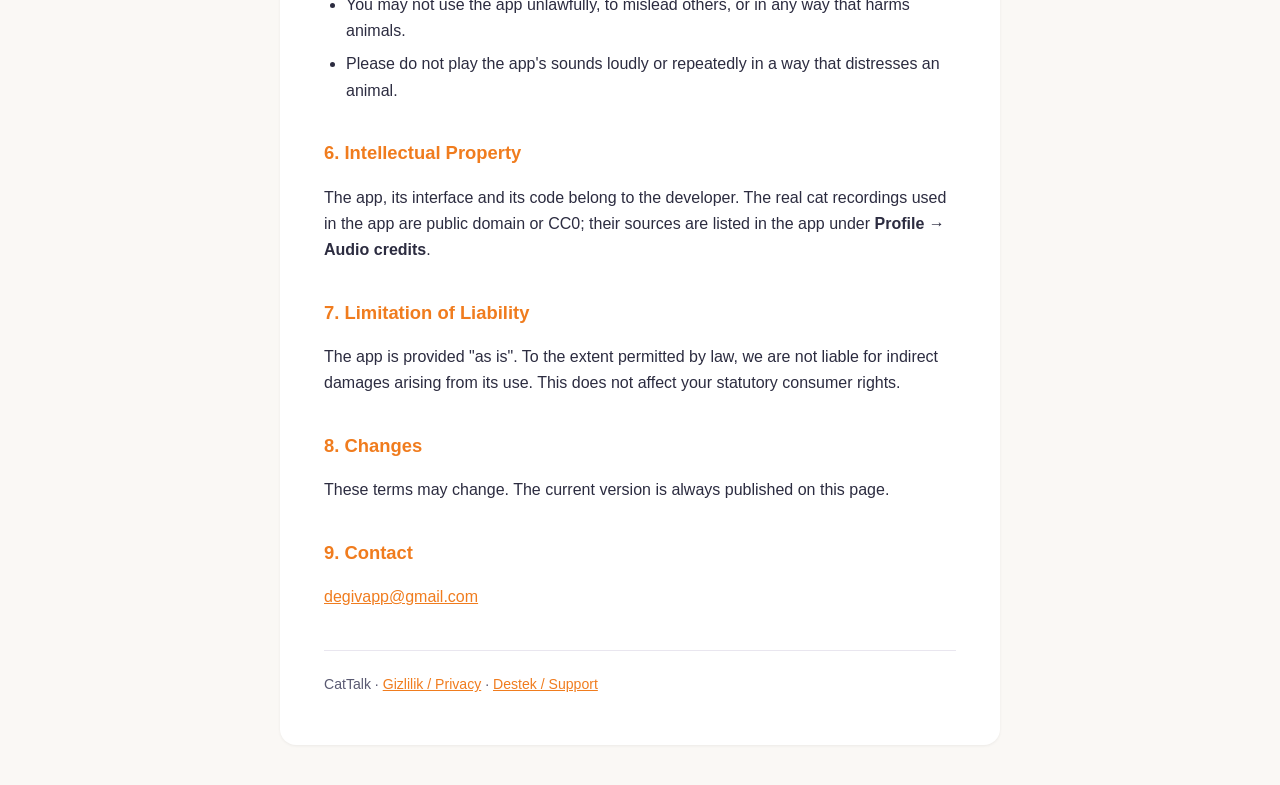
<file: terms.html>
<!DOCTYPE html>
<html lang="tr">
<head>
<meta charset="UTF-8">
<meta name="viewport" content="width=device-width, initial-scale=1">
<title>CatTalk — Kullanım Koşulları / Terms of Use</title>
<link rel="stylesheet" href="style.css">
</head>
<body>
<div class="wrap">
<nav><a href="index.html">Gizlilik</a><a href="terms.html">Kullanım Koşulları</a><a href="support.html">Destek</a></nav>

<h1>CatTalk — Kullanım Koşulları</h1>
<div class="date">Son güncelleme: 8 Eylül 2026</div>

<div class="box">
  <strong>Özet:</strong> CatTalk bir eğlence uygulamasıdır. Kedi seslerini tercüme etmez.
  Abonelikler Apple üzerinden yönetilir ve iptal edilene kadar otomatik yenilenir.
</div>

<h2>1. Uygulamanın Amacı</h2>
<p>CatTalk; sesinizi eğlenceli kedi seslerine dönüştüren, kedinizin miyavlarını ölçen ve
kendi kayıtlarınızdan gözlemler üreten bir eğlence ve kişisel gözlem uygulamasıdır.
Uygulama <strong>kedi dilini çevirmez</strong>. Gösterilen yorumlar eğlence amaçlıdır ve
uygulama içinde de bu şekilde etiketlenir.</p>

<h2>2. Tıbbi Uyarı</h2>
<p>CatTalk tıbbi bir cihaz değildir. Kedinizin sağlığı, duyguları veya niyeti hakkında
teşhis koymaz, koyduğu iddiasında da bulunmaz. Kediniz hakkında endişeleniyorsanız bir
veteriner hekime başvurun. Uygulamadaki hiçbir çıktı veteriner tavsiyesi yerine geçmez.</p>

<h2>3. Abonelikler (CatTalk Pro)</h2>
<ul>
  <li>Abonelikler aylık ve yıllık olarak sunulur; fiyatlar uygulama içinde yerel para
      biriminizle gösterilir.</li>
  <li>Ödeme, satın alma onayında Apple hesabınızdan tahsil edilir.</li>
  <li>Abonelik, mevcut dönemin bitiminden en az 24 saat önce iptal edilmezse
      <strong>otomatik olarak yenilenir</strong>.</li>
  <li>Yenileme ücreti, dönem bitiminden önceki 24 saat içinde tahsil edilir.</li>
  <li>Aboneliğinizi <strong>Ayarlar → Apple Kimliğiniz → Abonelikler</strong> üzerinden
      yönetebilir veya iptal edebilirsiniz.</li>
  <li>Varsa ücretsiz deneme süresinin kullanılmayan kısmı, abonelik satın alındığında sona erer.</li>
</ul>

<h2>4. Ücretsiz Sürüm ve Reklamlar</h2>
<p>Ücretsiz sürümde günlük kullanım sınırları vardır ve reklam gösterilir. Ödüllü video
izleyerek o gün için ek hak kazanmak isteğe bağlıdır. CatTalk Pro aboneliği tüm reklamları
kaldırır ve sınırları açar.</p>

<h2>5. İçerik ve Kullanım</h2>
<ul>
  <li>Oluşturduğunuz klipleri ve paylaşım kartlarını kişisel olarak dilediğiniz gibi
      kullanabilirsiniz.</li>
  <li>Uygulamayı yasa dışı amaçlarla, başkalarını yanıltmak için veya hayvanlara zarar
      verecek şekilde kullanamazsınız.</li>
  <li>Uygulamadaki sesleri hayvanları rahatsız edecek şekilde yüksek sesle veya sürekli
      çalmamanız önerilir.</li>
</ul>

<h2>6. Fikri Mülkiyet</h2>
<p>Uygulamanın kendisi, arayüzü ve kodu geliştiriciye aittir. Uygulamada kullanılan gerçek
kedi ses kayıtları kamu malı (public domain) veya CC0 lisanslıdır; kaynakları uygulama
içinde <strong>Profil → Ses künyesi</strong> bölümünde listelenmiştir.</p>

<h2>7. Sorumluluk Sınırı</h2>
<p>Uygulama "olduğu gibi" sunulur. Yürürlükteki yasaların izin verdiği ölçüde, uygulamanın
kullanımından doğan dolaylı zararlardan sorumlu tutulamayız. Bu, tüketici olarak sahip
olduğunuz yasal haklarınızı etkilemez.</p>

<h2>8. Değişiklikler</h2>
<p>Bu koşullar değişebilir. Güncel sürüm her zaman bu sayfada yayınlanır.</p>

<h2>9. İletişim</h2>
<p><a href="mailto:degivapp@gmail.com">degivapp@gmail.com</a></p>

<!-- ============================= ENGLISH ============================= -->
<div class="en" lang="en">
<h1>CatTalk — Terms of Use</h1>
<div class="date">Last updated: 8 September 2026</div>

<div class="box">
  <strong>Summary:</strong> CatTalk is an entertainment app. It does not translate cat
  vocalizations. Subscriptions are managed by Apple and renew automatically until cancelled.
</div>

<h2>1. What the App Is</h2>
<p>CatTalk is an entertainment and personal-observation app that turns your voice into
playful cat sounds, measures your cat's meows, and surfaces observations from your own
recordings. It does <strong>not translate</strong> cat language. Interpretations shown are
for fun and are labelled as such inside the app.</p>

<h2>2. Not Medical Advice</h2>
<p>CatTalk is not a medical device. It does not diagnose, and does not claim to diagnose,
your cat's health, emotions or intent. If you are worried about your cat, consult a
veterinarian. Nothing in the app is a substitute for veterinary advice.</p>

<h2>3. Subscriptions (CatTalk Pro)</h2>
<ul>
  <li>Offered monthly and yearly; prices are shown in your local currency in the app.</li>
  <li>Payment is charged to your Apple Account on confirmation of purchase.</li>
  <li>Subscriptions <strong>renew automatically</strong> unless cancelled at least 24 hours
      before the end of the current period.</li>
  <li>Renewal is charged within 24 hours before the period ends.</li>
  <li>Manage or cancel under <strong>Settings → your Apple Account → Subscriptions</strong>.</li>
  <li>Any unused portion of a free trial is forfeited when a subscription is purchased.</li>
</ul>

<h2>4. Free Version and Ads</h2>
<p>The free version has daily usage limits and shows ads. Watching a rewarded video for
extra daily uses is optional. A CatTalk Pro subscription removes all ads and the limits.</p>

<h2>5. Content and Use</h2>
<ul>
  <li>Clips and share cards you create are yours to use personally.</li>
  <li>You may not use the app unlawfully, to mislead others, or in any way that harms animals.</li>
  <li>Please do not play the app's sounds loudly or repeatedly in a way that distresses an animal.</li>
</ul>

<h2>6. Intellectual Property</h2>
<p>The app, its interface and its code belong to the developer. The real cat recordings
used in the app are public domain or CC0; their sources are listed in the app under
<strong>Profile → Audio credits</strong>.</p>

<h2>7. Limitation of Liability</h2>
<p>The app is provided "as is". To the extent permitted by law, we are not liable for
indirect damages arising from its use. This does not affect your statutory consumer rights.</p>

<h2>8. Changes</h2>
<p>These terms may change. The current version is always published on this page.</p>

<h2>9. Contact</h2>
<p><a href="mailto:degivapp@gmail.com">degivapp@gmail.com</a></p>
</div>

<footer>CatTalk · <a href="index.html">Gizlilik / Privacy</a> · <a href="support.html">Destek / Support</a></footer>
</div>
</body>
</html>
</file>
<file: style.css>
:root { --ink:#1a1a2e; --muted:#5a5a72; --accent:#F07C1E; --line:#e9e6ef; }
* { box-sizing: border-box; }
body {
  margin: 0; padding: 40px 20px;
  font-family: -apple-system, BlinkMacSystemFont, "Segoe UI", Roboto, sans-serif;
  line-height: 1.65; color: var(--ink); background: #faf8f5;
}
.wrap { max-width: 720px; margin: 0 auto; background: #fff;
        padding: 48px 44px; border-radius: 16px;
        box-shadow: 0 1px 3px rgba(0,0,0,.06); }
h1 { font-size: 1.9rem; margin: 0 0 6px; letter-spacing: -.02em; }
.date { color: var(--muted); font-size: .9rem; margin-bottom: 30px; }
h2 { font-size: 1.15rem; margin: 34px 0 10px; color: var(--accent); }
h3 { font-size: 1rem; margin: 22px 0 6px; }
p, li { color: #2c2c40; }
ul { padding-left: 22px; }
li { margin-bottom: 7px; }
table { border-collapse: collapse; width: 100%; margin: 16px 0; font-size: .93rem; }
th, td { text-align: left; padding: 9px 10px; border-bottom: 1px solid var(--line); vertical-align: top; }
th { color: var(--muted); font-weight: 600; }
.box { background: #fff5e9; border-left: 3px solid var(--accent);
       padding: 16px 20px; border-radius: 8px; margin: 22px 0; }
a { color: var(--accent); }
nav { margin-bottom: 26px; font-size: .92rem; }
nav a { margin-right: 16px; text-decoration: none; }
footer { margin-top: 40px; padding-top: 22px; border-top: 1px solid var(--line);
         color: var(--muted); font-size: .88rem; }
.en { margin-top: 60px; padding-top: 40px; border-top: 2px solid var(--line); }
</file>
